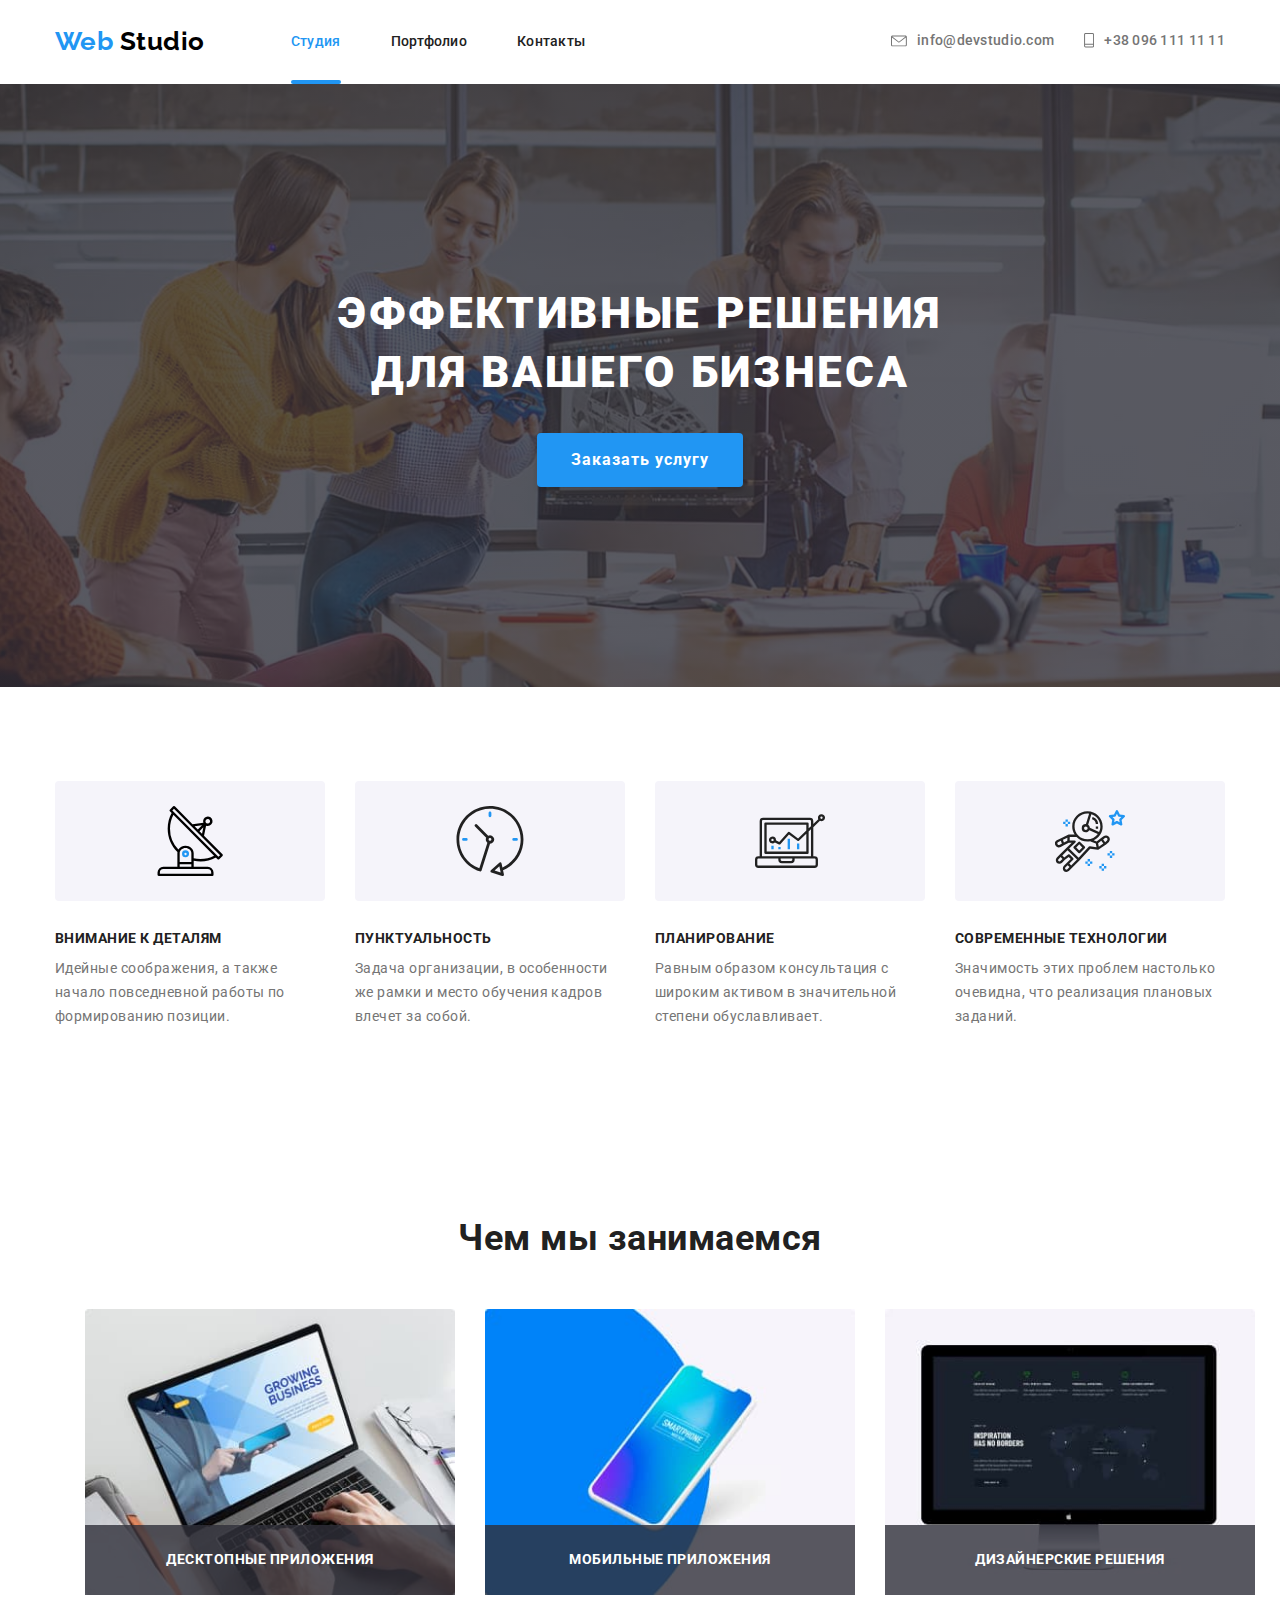
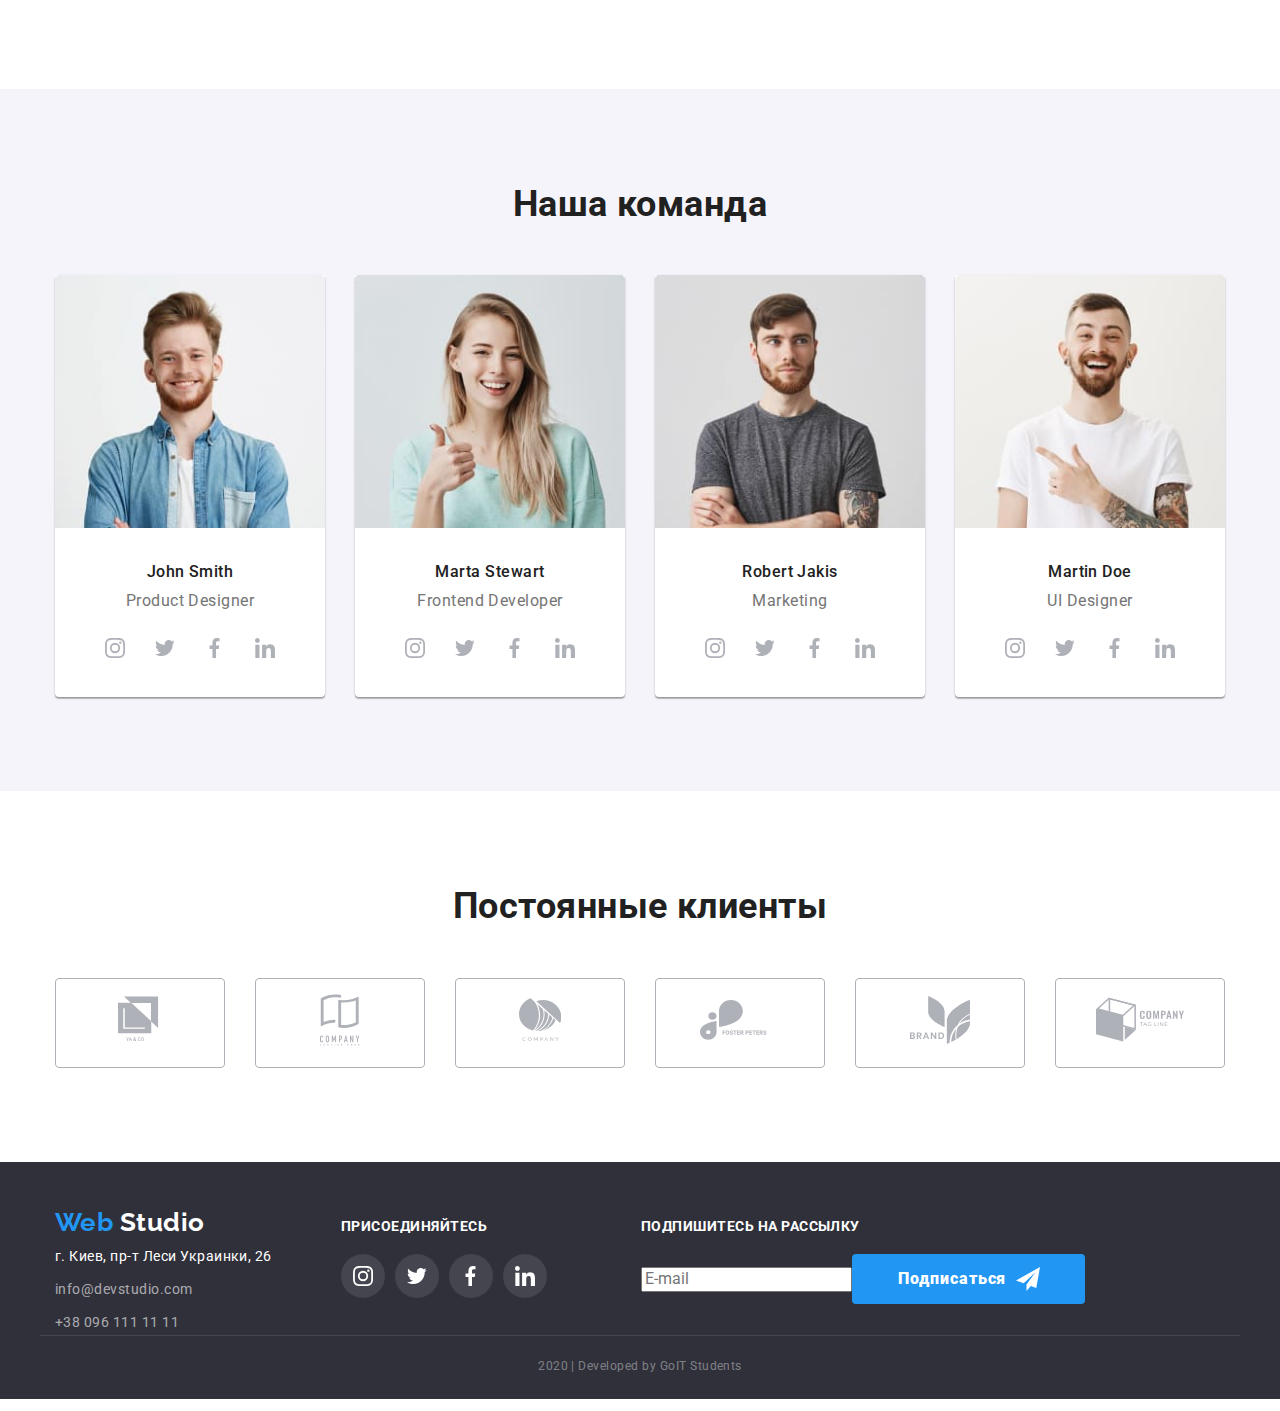
<file: index.html>
<!DOCTYPE html>
<html lang="ru">
  <head>
    <meta charset="UTF-8" />
    <meta name="viewport" content="width=device-width, initial-scale=1.0" />
    <title>Document</title>
    <link
      href="https://fonts.googleapis.com/css2?family=Raleway:wght@700&family=Roboto:wght@400;500;700;900&display=swap"
      rel="stylesheet"
    />
    <link rel="stylesheet" href="https://cdnjs.cloudflare.com/ajax/libs/modern-normalize/0.6.0/modern-normalize.min.css" />
    <link rel="stylesheet" href="./css/styles.css" />
  </head>
  <body>
    <header>
      <div class="container main-nav">
        <a href="./index.html" class="logo">
          <span class="logo-head">Web</span>
          <span class="logo-body">Studio</span>
        </a>
        <nav>
          <ul class="site-nav list">
            <li class="item"><a href="./index.html" class="link current">Студия</a></li>
            <li class="item"><a href="./portfolio.html" class="link">Портфолио</a></li>
            <li class="item"><a href="" class="link">Контакты</a></li>
          </ul>
        </nav>

        <ul class="contacts-nav list">
          <li class="item">
            <a href="mailto:info@devstudio.com" class="link">
              <svg class="item-icon" width="16" height="12">
                <use href="./images/sprite.svg#icon-envelope"></use>
              </svg>
              info@devstudio.com
            </a>
          </li>
          <li class="item">
            <a href="tel:+380961111111" class="link">
              <svg class="item-icon" width="10" height="15">
                <use href="./images/sprite.svg#icon-phone"></use>
              </svg>
              +38 096 111 11 11
            </a>
          </li>
        </ul>
      </div>
    </header>

    <main>
      <!--hero-->
      <section class="hero">
        <h1 class="hero-title">эффективные решения для вашего бизнеса</h1>
        <button class="button primery">Заказать услугу</button>
        <!--<a href="" class="button primery">Заказать услугу</a>-->
      </section>

      <!--список преимуществ-->
      <section class="section">
        <div class="container">
          <h2 class="section-title visually-hidden">Преимущества</h2>
          <ul class="section-adv list">
            <li class="item">
              <div class="item-block">
                <svg class="item-block-icon">
                  <use href="./images/sprite.svg#icon-plate"></use>
                </svg>
                <!--<img src="./images/plate.svg" alt="Спутниковая тарелка" class="img-centered" />-->
              </div>
              <h3 class="title">Внимание к деталям</h3>
              <p class="text">Идейные соображения, а также начало повседневной работы по формированию позиции.</p>
            </li>
            <li class="item">
              <div class="item-block">
                <svg class="item-block-icon">
                  <use href="./images/sprite.svg#icon-clock"></use>
                </svg>
                <!--<img src="./images/clock.svg" alt="Часы" class="img-centered" />-->
              </div>
              <h3 class="title">Пунктуальность</h3>
              <p class="text">Задача организации, в особенности же рамки и место обучения кадров влечет за собой.</p>
            </li>
            <li class="item">
              <div class="item-block">
                <svg class="item-block-icon">
                  <use href="./images/sprite.svg#icon-omp"></use>
                </svg>
                <!--<img src="./images/сomp.svg" alt="Компъютер" class="img-centered" />-->
              </div>
              <h3 class="title">Планирование</h3>
              <p class="text">Равным образом консультация с широким активом в значительной степени обуславливает.</p>
            </li>
            <li class="item">
              <div class="item-block">
                <svg class="item-block-icon">
                  <use href="./images/sprite.svg#icon-astronaut"></use>
                </svg>
                <!--<img src="./images/astronaut.svg" alt="Космонавт" class="img-centered" />-->
              </div>
              <h3 class="title">Современные технологии</h3>
              <p class="text">Значимость этих проблем настолько очевидна, что реализация плановых заданий.</p>
            </li>
          </ul>
        </div>
      </section>

      <!--Чем мы занимаемся-->
      <section class="section">
        <div class="container">
          <h2 class="section-title">Чем мы занимаемся</h2>
          <ul class="section-work list">
            <li class="item">
              <img src="./images/desktop_app.jpg" alt="Десктопные приложения" />
              <h3 class="title">Десктопные приложения</h3>
            </li>
            <li class="item">
              <img src="./images/mobile_app.jpg" alt="Мобильные приложения" />
              <h3 class="title">Мобильные приложения</h3>
            </li>
            <li class="item">
              <img src="./images/design_solution.jpg" alt="Дизайнерские решения" />
              <h3 class="title">Дизайнерские решения</h3>
            </li>
          </ul>
        </div>
      </section>

      <!--Наша команда-->
      <section class="section team">
        <div class="container">
          <h2 class="section-title">Наша команда</h2>
          <ul class="section-team list">
            <!--первый член команды: Джон Смит-->
            <li class="item">
              <img src="./images/john_smith.jpg" alt="" />
              <h3 class="title">John Smith</h3>
              <p class="text">Product Designer</p>
              <ul class="social-links list">
                <li>
                  <a class="social-links-icons" href="">
                    <svg class="social-links-logo" width="20" height="20">
                      <use href="./images/sprite.svg#icon-instagram"></use>
                    </svg>
                  </a>
                </li>
                <li>
                  <a class="social-links-icons" href="">
                    <svg class="social-links-logo" width="20" height="20">
                      <use href="./images/sprite.svg#icon-twitter"></use>
                    </svg>
                  </a>
                </li>
                <li>
                  <a class="social-links-icons" href="">
                    <svg class="social-links-logo" width="20" height="20">
                      <use href="./images/sprite.svg#icon-facebook"></use>
                    </svg>
                  </a>
                </li>
                <li>
                  <a class="social-links-icons" href="">
                    <svg class="social-links-logo" width="20" height="20">
                      <use href="./images/sprite.svg#icon-linkedin"></use>
                    </svg>
                  </a>
                </li>
              </ul>
            </li>

            <!--второй член команды: Марта Стевард-->
            <li class="item">
              <img src="./images/marta_stewart.jpg" alt="" />
              <h3 class="title">Marta Stewart</h3>
              <p class="text">Frontend Developer</p>

              <ul class="social-links list">
                <li>
                  <a class="social-links-icons" href="">
                    <svg class="social-links-logo" width="20" height="20">
                      <use href="./images/sprite.svg#icon-instagram"></use>
                    </svg>
                  </a>
                </li>
                <li>
                  <a class="social-links-icons" href="">
                    <svg class="social-links-logo" width="20" height="20">
                      <use href="./images/sprite.svg#icon-twitter"></use>
                    </svg>
                  </a>
                </li>
                <li>
                  <a class="social-links-icons" href="">
                    <svg class="social-links-logo" width="20" height="20">
                      <use href="./images/sprite.svg#icon-facebook"></use>
                    </svg>
                  </a>
                </li>
                <li>
                  <a class="social-links-icons" href="">
                    <svg class="social-links-logo" width="20" height="20">
                      <use href="./images/sprite.svg#icon-linkedin"></use>
                    </svg>
                  </a>
                </li>
              </ul>
            </li>

            <!--третий член команды: Роберт Джекис-->
            <li class="item">
              <img src="./images/robert_jakis.jpg" alt="" />
              <h3 class="title">Robert Jakis</h3>
              <p class="text">Marketing</p>

              <ul class="social-links list">
                <li>
                  <a class="social-links-icons" href="">
                    <svg class="social-links-logo" width="20" height="20">
                      <use href="./images/sprite.svg#icon-instagram"></use>
                    </svg>
                  </a>
                </li>

                <li>
                  <a class="social-links-icons" href="">
                    <svg class="social-links-logo" width="20" height="20">
                      <use href="./images/sprite.svg#icon-twitter"></use>
                    </svg>
                  </a>
                </li>
                <li>
                  <a class="social-links-icons" href="">
                    <svg class="social-links-logo" width="20" height="20">
                      <use href="./images/sprite.svg#icon-facebook"></use>
                    </svg>
                  </a>
                </li>
                <li>
                  <a class="social-links-icons" href="">
                    <svg class="social-links-logo" width="20" height="20">
                      <use href="./images/sprite.svg#icon-linkedin"></use>
                    </svg>
                  </a>
                </li>
              </ul>
            </li>

            <!--четвертый член команды: Мартин Дое-->
            <li class="item">
              <img src="./images/martin_doe.jpg" alt="" />
              <h3 class="title">Martin Doe</h3>
              <p class="text">UI Designer</p>

              <ul class="social-links list">
                <li>
                  <a class="social-links-icons" href="">
                    <svg class="social-links-logo" width="20" height="20">
                      <use href="./images/sprite.svg#icon-instagram"></use>
                    </svg>
                  </a>
                </li>
                <li>
                  <a class="social-links-icons" href="">
                    <svg class="social-links-logo" width="20" height="20">
                      <use href="./images/sprite.svg#icon-twitter"></use>
                    </svg>
                  </a>
                </li>
                <li>
                  <a class="social-links-icons" href="">
                    <svg class="social-links-logo" width="20" height="20">
                      <use href="./images/sprite.svg#icon-facebook"></use>
                    </svg>
                  </a>
                </li>
                <li>
                  <a class="social-links-icons" href="">
                    <svg class="social-links-logo" width="20" height="20">
                      <use href="./images/sprite.svg#icon-linkedin"></use>
                    </svg>
                  </a>
                </li>
              </ul>
            </li>
          </ul>
        </div>
      </section>

      <!--Перечень компаний-клиентов-->
      <section class="section">
        <div class="container">
          <h2 class="section-title">Постоянные клиенты</h2>
          <ul class="section-clients list">
            <li class="item">
              <a href="" class="item-link">
                <svg class="item-link-icon" width="44" height="50">
                  <use href="./images/sprite.svg#icon-logo1"></use>
                </svg>
              </a>
            </li>
            <li class="item">
              <a href="" class="item-link">
                <svg class="item-link-icon" width="40" height="52">
                  <use href="./images/sprite.svg#icon-logo2"></use>
                </svg>
              </a>
            </li>
            <li class="item">
              <a href="" class="item-link">
                <svg class="item-link-icon" width="42" height="44">
                  <use href="./images/sprite.svg#icon-logo3"></use>
                </svg>
              </a>
            </li>
            <li class="item">
              <a href="" class="item-link">
                <svg class="item-link-icon" width="80" height="42">
                  <use href="./images/sprite.svg#icon-logo4"></use>
                </svg>
              </a>
            </li>
            <li class="item">
              <a href="" class="item-link">
                <svg class="item-link-icon" width="60" height="48">
                  <use href="./images/sprite.svg#icon-logo5"></use>
                </svg>
              </a>
            </li>
            <li class="item">
              <a href="" class="item-link">
                <svg class="item-link-icon" width="88" height="46">
                  <use href="./images/sprite.svg#icon-logo6"></use>
                </svg>
              </a>
            </li>
          </ul>
        </div>
      </section>
    </main>

    <footer class="footer">
      <div class="container">
        <div class="footer-addres">
          <a href="./index.html" class="logo inverse">
            <span class="logo-head">Web</span>
            <span class="logo-body">Studio</span>
          </a>
          <address class="">
            <ul class="contacts list">
              <li>
                г. Киев, пр-т Леси Украинки, 26
              </li>
              <li>
                <a href="mailto:info@devstudio.com" class="link">info@devstudio.com</a>
              </li>
              <li>
                <a href="tel:+380961111111" class="link">+38 096 111 11 11 </a>
              </li>
            </ul>
          </address>
        </div>

        <div class="social">
          <b class="footer-text">присоединяйтесь</b>
          <ul class="links list">
            <li class="item">
              <a href="" aria-label="Ссылка на фейсбук" class="links-item-social">
                <svg width="20" height="20">
                  <use href="./images/sprite.svg#icon-instagram"></use>
                </svg>
              </a>
            </li>
            <li class="item">
              <a href="" aria-label="Ссылка на твитер" class="links-item-social">
                <svg class="social-links-logo" width="20" height="20">
                  <use href="./images/sprite.svg#icon-twitter"></use>
                </svg>
              </a>
            </li>
            <li class="item">
              <a href="" aria-label="Ссылка на инстаграм" class="links-item-social">
                <svg class="social-links-logo" width="20" height="20">
                  <use href="./images/sprite.svg#icon-facebook"></use>
                </svg>
              </a>
            </li>
            <li class="item">
              <a href="" aria-label="Ссылка на линкедин" class="links-item-social">
                <svg class="social-links-logo" width="20" height="20">
                  <use href="./images/sprite.svg#icon-linkedin"></use>
                </svg>
              </a>
            </li>
          </ul>
        </div>

        <div class="sign-up">
          <b class="footer-text">Подпишитесь на рассылку</b>
          <ul class="footer-form list">
            <li>
              <form action="..">
                <input type="email" placeholder="E-mail" />
              </form>
            </li>
            <li>
              <a href="" class="button secondary">
                Подписаться
                <svg class="button-secondary-icon" width="24" height="24">
                  <use href="./images/sprite.svg#icon-send"></use>
                </svg>
              </a>
            </li>
          </ul>
        </div>
      </div>
      <p class="signature container">2020 | Developed by GoIT Students</p>
    </footer>
  </body>
</html>
</file>
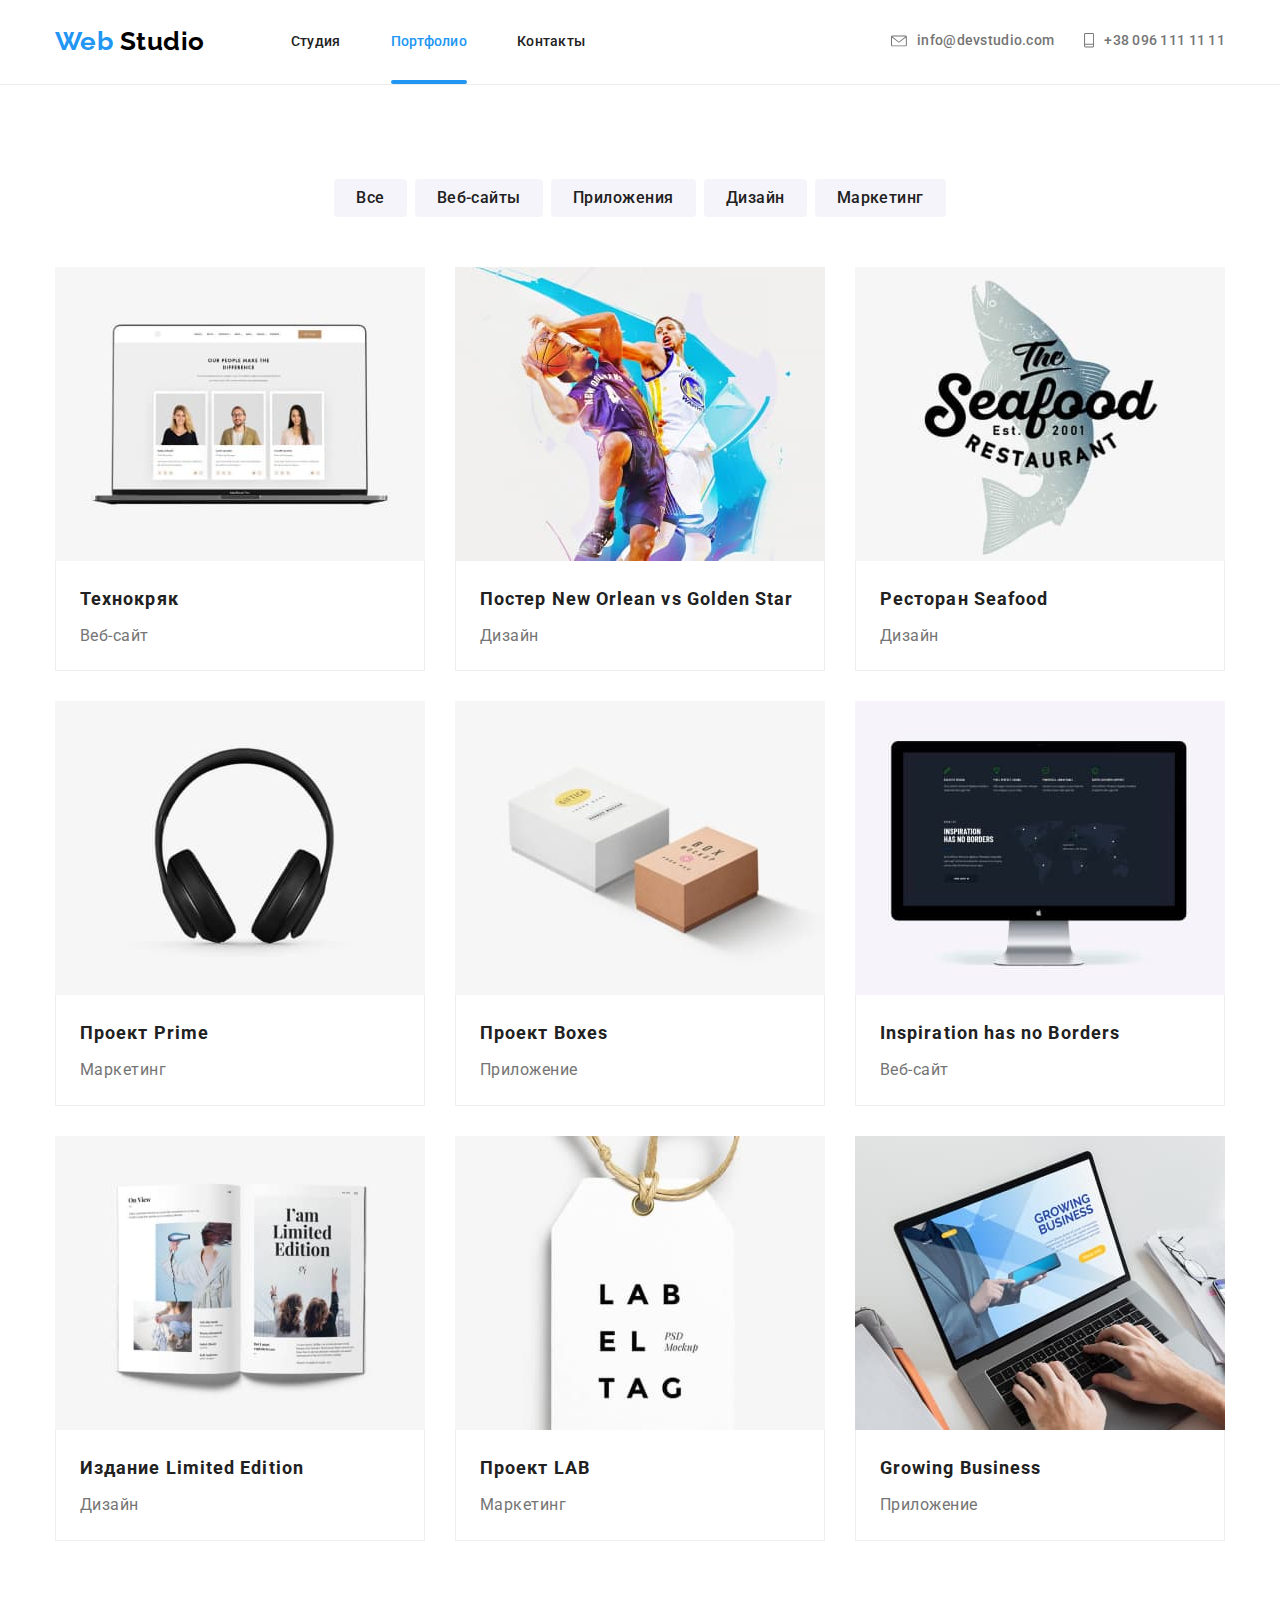
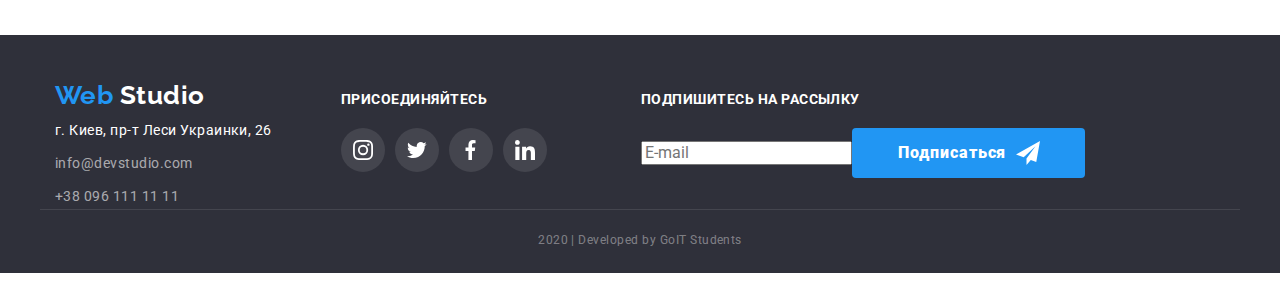
<file: portfolio.html>
<!DOCTYPE html>
<html lang="ru">
  <head>
    <meta charset="UTF-8" />
    <meta name="viewport" content="width=device-width, initial-scale=1.0" />
    <title>Document</title>
    <link
      href="https://fonts.googleapis.com/css2?family=Raleway:wght@700&family=Roboto:wght@400;500;700;900&display=swap"
      rel="stylesheet"
    />
    <link rel="stylesheet" href="https://cdnjs.cloudflare.com/ajax/libs/modern-normalize/0.6.0/modern-normalize.min.css" />
    <link rel="stylesheet" href="./css/styles.css" />
  </head>

  <body>
    <header class="header">
      <div class="container main-nav">
        <a href="./index.html" class="logo">
          <span class="logo-head">Web</span>
          <span class="logo-body">Studio</span>
        </a>
        <nav>
          <ul class="site-nav list">
            <li class="item"><a href="./index.html" class="link">Студия</a></li>
            <li class="item"><a href="./portfolio.html" class="link current">Портфолио</a></li>
            <li class="item"><a href="" class="link">Контакты</a></li>
          </ul>
        </nav>

        <ul class="contacts-nav list">
          <li class="item">
            <a href="mailto:info@devstudio.com" class="link">
              <svg class="item-icon" width="16" height="12">
                <use href="./images/sprite.svg#icon-envelope"></use>
              </svg>
              info@devstudio.com
            </a>
          </li>
          <li class="item">
            <a href="tel:+380961111111" class="link">
              <svg class="item-icon" width="10" height="15">
                <use href="./images/sprite.svg#icon-phone"></use>
              </svg>
              +38 096 111 11 11
            </a>
          </li>
        </ul>
      </div>
    </header>

    <main>
      <section>
        <div class="container works">
          <h1 class="section-title visually-hidden">Примеры работ</h1>

          <!--filters*/-->
          <ul class="filters list">
            <li class="item"><button type="button" class="filters-button">Все</button></li>
            <li class="item"><button type="button" class="filters-button">Веб-сайты</button></li>
            <li class="item"><button type="button" class="filters-button">Приложения</button></li>
            <li class="item"><button type="button" class="filters-button">Дизайн</button></li>
            <li class="item"><button type="button" class="filters-button">Маркетинг</button></li>
          </ul>

          <!--works examples-->
          <ul class="examples list">
            <li class="item">
              <a href="" class="examples-links">
                <div class="examples-block">
                  <img src="./images/tekhnokyak.jpg" alt="Технокряк" />
                  <p class="examples-text">
                    Технокряк это современная площадка распространения коронавируса. Компании используют эту платформу для цифрового
                    шпионажа и атак на защищённые сервера конкурентов.
                  </p>
                </div>
                <div class="card-content">
                  <h2 class="examples-links-title">Технокряк</h2>
                  <p class="examples-names">Веб-сайт</p>
                </div>
              </a>
            </li>
            <li class="item">
              <a href="" class="examples-links">
                <div class="examples-block">
                  <img src="./images/poster.jpg" alt="Постер New Orlean vs Golden Stars" />
                  <p class="examples-text">
                    Технокряк это современная площадка распространения коронавируса. Компании используют эту платформу для цифрового
                    шпионажа и атак на защищённые сервера конкурентов.
                  </p>
                </div>
                <div class="card-content">
                  <h2 class="examples-links-title">Постер New Orlean vs Golden Star</h2>
                  <p class="examples-names">Дизайн</p>
                </div>
              </a>
            </li>
            <li class="item">
              <a href="" class="examples-links">
                <div class="examples-block">
                  <img src="./images/seafood.jpg" alt="Ресторан Seafood" />
                  <p class="examples-text">
                    Технокряк это современная площадка распространения коронавируса. Компании используют эту платформу для цифрового
                    шпионажа и атак на защищённые сервера конкурентов.
                  </p>
                </div>
                <div class="card-content">
                  <h2 class="examples-links-title">Ресторан Seafood</h2>
                  <p class="examples-names">Дизайн</p>
                </div>
              </a>
            </li>
            <li class="item">
              <a href="" class="examples-links">
                <div class="examples-block">
                  <img src="./images/prime.jpg" alt="Проект Prime" />
                  <p class="examples-text">
                    Технокряк это современная площадка распространения коронавируса. Компании используют эту платформу для цифрового
                    шпионажа и атак на защищённые сервера конкурентов.
                  </p>
                </div>
                <div class="card-content">
                  <h2 class="examples-links-title">Проект Prime</h2>
                  <p class="examples-names">Маркетинг</p>
                </div>
              </a>
            </li>
            <li class="item">
              <a href="" class="examples-links">
                <div class="examples-block">
                  <img src="./images/boxes.jpg" alt="Проект Boxes" />
                  <p class="examples-text">
                    Технокряк это современная площадка распространения коронавируса. Компании используют эту платформу для цифрового
                    шпионажа и атак на защищённые сервера конкурентов.
                  </p>
                </div>
                <div class="card-content">
                  <h2 class="examples-links-title">Проект Boxes</h2>
                  <p class="examples-names">Приложение</p>
                </div>
              </a>
            </li>
            <li class="item">
              <a href="" class="examples-links">
                <div class="examples-block">
                  <img src="./images/inspirations.jpg" alt="Inspiration has no Borders" />
                  <p class="examples-text">
                    Технокряк это современная площадка распространения коронавируса. Компании используют эту платформу для цифрового
                    шпионажа и атак на защищённые сервера конкурентов.
                  </p>
                </div>
                <div class="card-content">
                  <h2 class="examples-links-title">Inspiration has no Borders</h2>
                  <p class="examples-names">Веб-сайт</p>
                </div>
              </a>
            </li>
            <li class="item">
              <a href="" class="examples-links">
                <div class="examples-block">
                  <img src="./images/limited_edition.jpg" alt="Издание Limited Edition" />
                  <p class="examples-text">
                    Технокряк это современная площадка распространения коронавируса. Компании используют эту платформу для цифрового
                    шпионажа и атак на защищённые сервера конкурентов.
                  </p>
                </div>
                <div class="card-content">
                  <h2 class="examples-links-title">Издание Limited Edition</h2>
                  <p class="examples-names">Дизайн</p>
                </div>
              </a>
            </li>
            <li class="item">
              <a href="" class="examples-links">
                <div class="examples-block">
                  <img src="./images/lab.jpg" alt="Проект LAB" />
                  <p class="examples-text">
                    Технокряк это современная площадка распространения коронавируса. Компании используют эту платформу для цифрового
                    шпионажа и атак на защищённые сервера конкурентов.
                  </p>
                </div>
                <div class="card-content">
                  <h2 class="examples-links-title">Проект LAB</h2>
                  <p class="examples-names">Маркетинг</p>
                </div>
              </a>
            </li>
            <li class="item">
              <a href="" class="examples-links">
                <div class="examples-block">
                  <img src="./images/growing_business.jpg" alt="Growing Business" />
                  <p class="examples-text">
                    Технокряк это современная площадка распространения коронавируса. Компании используют эту платформу для цифрового
                    шпионажа и атак на защищённые сервера конкурентов.
                  </p>
                </div>
                <div class="card-content">
                  <h2 class="examples-links-title">Growing Business</h2>
                  <p class="examples-names">Приложение</p>
                </div>
              </a>
            </li>
          </ul>
        </div>
      </section>
    </main>

    <footer class="footer">
      <div class="container">
        <div class="footer-addres">
          <a href="./index.html" class="logo inverse">
            <span class="logo-head">Web</span>
            <span class="logo-body">Studio</span>
          </a>
          <address class="">
            <ul class="contacts list">
              <li>
                г. Киев, пр-т Леси Украинки, 26
              </li>
              <li>
                <a href="mailto:info@devstudio.com" class="link">info@devstudio.com</a>
              </li>
              <li>
                <a href="tel:+380961111111" class="link">+38 096 111 11 11 </a>
              </li>
            </ul>
          </address>
        </div>

        <div class="social">
          <b class="footer-text">присоединяйтесь</b>
          <ul class="links list">
            <li class="item">
              <a href="" aria-label="Ссылка на фейсбук" class="links-item-social">
                <svg width="20" height="20">
                  <use href="./images/sprite.svg#icon-instagram"></use>
                </svg>
              </a>
            </li>
            <li class="item">
              <a href="" aria-label="Ссылка на твитер" class="links-item-social">
                <svg class="social-links-logo" width="20" height="20">
                  <use href="./images/sprite.svg#icon-twitter"></use>
                </svg>
              </a>
            </li>
            <li class="item">
              <a href="" aria-label="Ссылка на инстаграм" class="links-item-social">
                <svg class="social-links-logo" width="20" height="20">
                  <use href="./images/sprite.svg#icon-facebook"></use>
                </svg>
              </a>
            </li>
            <li class="item">
              <a href="" aria-label="Ссылка на линкедин" class="links-item-social">
                <svg class="social-links-logo" width="20" height="20">
                  <use href="./images/sprite.svg#icon-linkedin"></use>
                </svg>
              </a>
            </li>
          </ul>
        </div>

        <div class="sign-up">
          <b class="footer-text">Подпишитесь на рассылку</b>
          <ul class="footer-form list">
            <li>
              <form action="..">
                <input type="email" placeholder="E-mail" />
              </form>
            </li>
            <li>
              <a href="" class="button secondary"
                >Подписаться
                <svg class="button-secondary-icon" width="24" height="24">
                  <use href="./images/sprite.svg#icon-send"></use>
                </svg>
              </a>
            </li>
          </ul>
        </div>
      </div>
      <p class="signature container">2020 | Developed by GoIT Students</p>
    </footer>
  </body>
</html>
</file>
<file: css/styles.css>
:root {
  --primary-text-color: #757575;
  --secondary-text-color: #ffffff;
  --title-text-color: #212121;
  --accent-color: #2196f3;
  --background-for-white-text: rgba(47, 48, 58, 0.8);
  --background-footer: #2f303a;
  --links-footer: rgba(255, 255, 255, 0.6);
  --signature-text-color: rgba(255, 255, 255, 0.4);
  --cubic: cubic-bezier(0.4, 0, 0.2, 1);
}

html {
  box-sizing: border-box;
}
*,
*::before,
*::after {
  box-sizing: inherit;
}

/*img {
  display: block;
  max-width: 100%;
  height: auto;
}*/

body {
  background-color: var(--secondary-text-color);
  color: var(--primary-text-color);
  font-family: Roboto, sans-serif;
  letter-spacing: 0.03em;
}
.list {
  list-style: none;
  margin: 0;
  padding: 0;
}

.container {
  margin-left: auto;
  margin-right: auto;
  width: 1200px;
  padding-left: 15px;
  padding-right: 15px;
}
.header {
  border-bottom: 1px solid #ececec;
}

.visually-hidden {
  position: absolute;
  width: 1px;
  height: 1px;
  margin: -1px;
  border: 0px;
  padding: 0px;
  clip: rect(0 0 0 0);
  overflow: hidden;
}

/* logo top*/
.logo .logo-head {
  color: var(--accent-color);
}

.logo {
  text-decoration: none;
  font-family: raleway, sans-serif;
  font-weight: 700;
  font-size: 26px;
  line-height: 1.19;
  color: #000000;
}

/* site navigation*/
.main-nav {
  display: flex;
  align-items: center;
}
.site-nav {
  display: flex;
}
.site-nav .item + .item {
  margin-left: 50px;
}
.site-nav.list {
  margin-left: 86px;
}

.site-nav .link {
  display: block;
  padding-top: 32px;
  padding-bottom: 32px;

  color: var(--title-text-color);
  text-decoration: none;

  font-weight: 500;
  font-size: 14px;
  line-height: 1.4;
  letter-spacing: 0.02em;

  transition: color 250ms var(--cubic);
}
.site-nav .link:hover,
.site-nav .link:focus {
  color: var(--accent-color);
}

.site-nav .link.current {
  color: var(--accent-color);
  position: relative;
}
.site-nav .link.current::after {
  content: "";
  display: block;
  position: absolute;
  bottom: 0;

  width: 100%;
  height: 4px;
  border-radius: 2px;

  background-color: var(--accent-color);
}

.contacts-nav .item:not(:last-child) {
  margin-right: 30px;
}
.item-icon {
  margin-right: 10px;
}
.contacts-nav.list {
  display: flex;
  margin-left: auto;
}

.contacts-nav .link {
  display: inline-flex;
  align-items: center;
  color: var(--primary-text-color);
  fill: var(--primary-text-color);
  text-decoration: none;
  font-weight: 500;
  font-size: 14px;
  line-height: 1.4;
  letter-spacing: 0.02em;

  transition: color 250ms var(--cubic), fill 250ms var(--cubic);
}
.contacts-nav .link:hover,
.contacts-nav .link:focus {
  color: var(--accent-color);
}
.contacts-nav .link:hover .item-icon,
.contacts-nav .link:focus .item-icon {
  fill: var(--accent-color);
}
/* Hero*/
.hero {
  text-align: center;
  padding-top: 200px;
  padding-bottom: 200px;

  max-width: 1600px;
  /*max-height: 600px;*/
  margin-right: auto;
  margin-left: auto;

  background-color: rgba(47, 48, 58);
  background-image: linear-gradient(rgba(47, 48, 58, 0.8), rgba(47, 48, 58, 0.8)), url(../images/hero.jpg);
  background-repeat: no-repeat;
  background-position: center;
  background-size: cover;
}

.hero-title {
  width: 696px;
  margin-right: auto;
  margin-left: auto;
  margin-top: 0;
  margin-bottom: 30px;

  color: var(--secondary-text-color);
  font-weight: 900;
  font-size: 44px;
  line-height: 1.36;
  letter-spacing: 0.06em;
  text-transform: uppercase;
}

/* Sections*/
.section {
  padding-top: 94px;
  padding-bottom: 94px;
}

.section-title {
  color: var(--title-text-color);
  text-align: center;
  font-weight: 700;
  font-size: 36px;
  line-height: 1.17;
  margin-top: 0;
  margin-bottom: 50px;
}
.team {
  background-color: #f5f4fa;
}
.section-adv.list {
  display: flex;
}
.section-adv .item {
  width: 270px;
}
.section-adv .item:not(:last-child) {
  margin-right: 30px;
}
.item-block {
  display: flex;
  align-items: center;
  justify-content: center;
  width: 270px;
  height: 120px;

  margin-bottom: 30px;

  background: #f5f4fa;
  border-radius: 4px;
}
.item-block-icon {
  width: 70px;
  height: 70px;
}

/*.img-centered {
  display: block;
  margin-left: auto;
  margin-right: auto;
  margin-bottom: 30px;
}*/

.section-adv .title {
  color: var(--title-text-color);
  font-weight: 700;
  font-size: 14px;
  line-height: 1.14;
  text-transform: uppercase;
  margin-top: 0;
  margin-bottom: 10px;
}

.section-adv .text {
  font-weight: 400;
  font-size: 14px;
  line-height: 1.71;
  margin-top: 0;
  margin-bottom: 0;
}

.section-work.list {
  display: flex;
}
.section-work .title {
  position: absolute;
  bottom: 0;
  width: 100%;

  margin-top: 0;
  margin-bottom: 0;
  padding-top: 27px;
  padding-bottom: 27px;

  color: var(--secondary-text-color);
  background-color: var(--background-for-white-text);
  text-align: center;
  font-weight: 700;
  font-size: 14px;
  line-height: 1.14;
  text-transform: uppercase;
}

.section-work .item {
  position: relative;
  width: 370px;
  margin-left: 30px;
}
.section-work img {
  display: block;
  width: 370px;
  margin-bottom: 0;
}

.section-team .title {
  color: var(--title-text-color);
  font-weight: 500;
  font-size: 16px;
  line-height: 1.19;
  margin-top: 0px;
  margin-bottom: 10px;
}

.section-team.list {
  display: flex;
}

.section-team .text {
  font-weight: 400;
  font-size: 16px;
  line-height: 1.19;
  margin-top: 0;
  margin-bottom: 16px;
}
.section-team .item {
  padding-bottom: 24px;
  width: 270px;
  height: 422px;
  box-shadow: 0px 2px 1px rgba(0, 0, 0, 0.2), 0px 1px 1px rgba(0, 0, 0, 0.14), 0px 1px 3px rgba(0, 0, 0, 0.12);
  border-radius: 4px;

  background-color: var(--secondary-text-color);
  text-align: center;
}
.section-team .item:not(:last-child) {
  margin-right: 30px;
}
.section-team .item > img {
  display: inline-block;
  width: 270px;
  margin-bottom: 30px;
}
.social-links {
  display: flex;
  justify-content: space-evenly;
  padding-right: 32px;
  padding-left: 32px;
}

.social-links-icons {
  display: flex;
  align-items: center;
  justify-content: center;

  width: 44px;
  height: 44px;
  fill: #afb1b8;
  border-radius: 50%;

  transition: background-color 250ms var(--cubic), fill 250ms var(--cubic);
}

.social-links-icons:hover,
.social-links-icons:focus {
  background-color: var(--accent-color);
  fill: var(--secondary-text-color);
}

/* Regular customers */

.section-clients.list {
  display: flex;
}
.section-clients .item {
  display: flex;
  justify-content: center;
  align-items: center;

  width: 170px;
  height: 90px;

  border: 1px solid #afb1b8;
  border-radius: 4px;

  transition: border-color 250ms var(--cubic), cursor 250ms var(--cubic);
}
.section-clients .item:not(:last-child) {
  margin-right: 30px;
}
.item-link {
  display: block;
}

.item-link-icon {
  fill: #afb1b8;

  transition: fill 250ms var(--cubic);
}
.section-clients .item:hover,
.section-clients .item:focus {
  border-color: var(--accent-color);
  cursor: pointer;
}
.section-clients .item:hover .item-link-icon,
.section-clients .item:focus .item-link-icon {
  fill: var(--accent-color);
}

/*buttons in hero and in footer*/
.button {
  display: inline-block;
  min-width: 200px;
  color: var(--secondary-text-color);
  background-color: var(--accent-color);
  text-decoration: none;
  font-size: 16px;
  line-height: 1.87;
  letter-spacing: 0.06em;
  border-radius: 4px;
}
.button.primery {
  font-weight: 700;
  padding: 10px 32px;
  box-shadow: 0px 4px 4px rgba(0, 0, 0, 0.15);
  border-color: transparent;
}
.button.secondary {
  display: flex;
  align-items: center;
  font-weight: 900;
  padding: 10px 45px 10px 46px;
}

/*footer*/

.footer {
  background-color: var(--background-footer);
  color: var(--secondary-text-color);
}
.footer .container {
  padding-top: 45px;

  display: flex;
  align-items: baseline;
}

/* logo footer*/
.logo.inverse {
  display: block;
  margin-bottom: 8px;
  color: var(--secondary-text-color);
}

.footer-addres {
  margin-right: 69px;
}
.contacts.list {
  font-style: normal;
  font-weight: 400;
  font-size: 14px;
  line-height: 1.71;
}
.contacts.list > li:not(:last-child) {
  margin-bottom: 9px;
}
.contacts .link {
  color: var(--links-footer);
  text-decoration: none;

  transition: color 250ms var(--cubic);
}
.contacts .link:hover,
.contacts .link:focus {
  color: var(--accent-color);
}
.footer .social {
  margin-right: 94px;
}

.footer-text {
  display: block;
  margin-bottom: 20px;

  font-weight: 700;
  font-size: 14px;
  line-height: 1.14;
  text-transform: uppercase;
}
.links.list {
  display: flex;
}
.links.list .item:not(:last-child) {
  margin-right: 10px;
}

.links-item-social {
  display: flex;
  align-items: center;
  justify-content: center;

  width: 44px;
  height: 44px;

  background-color: rgba(255, 255, 255, 0.1);
  border-radius: 50%;
  fill: var(--secondary-text-color);
  text-decoration: none;

  transition: background-color 250ms var(--cubic);
}
.links-item-social:hover,
.links-item-social:focus {
  background-color: var(--accent-color);
}

.footer-form.list {
  display: flex;
  align-items: center;
}
.button-secondary-icon {
  margin-left: 10px;
}

.footer .signature {
  justify-content: center;

  font-weight: 400;
  font-size: 12px;
  padding-top: 18px;
  padding-bottom: 21px;
  margin-top: 0;

  line-height: 2;
  color: var(--signature-text-color);
  border-top: 1px solid rgba(255, 255, 255, 0.1);
}

/* for portfolio.html*/

.container.works {
  padding-top: 94px;
  padding-bottom: 94px;
}
.filters.list {
  display: flex;
  justify-content: center;
}
.filters.list .item + .item {
  margin-left: 8px;
}
.filters-button {
  color: var(--title-text-color);
  background-color: #f5f4fa;
  font-family: inherit;
  font-weight: 500;
  font-size: 16px;
  line-height: 1.62;
  letter-spacing: inherit;
  border: transparent;
  border-radius: 4px;
  padding-top: 6px;
  padding-bottom: 6px;
  padding-right: 22px;
  padding-left: 22px;

  transition: background-color 250ms var(--cubic), color 250ms var(--cubic), box-shadow 250ms var(--cubic);
}

.filters-button:hover,
.filters-button:focus {
  color: var(--secondary-text-color);
  background-color: var(--accent-color);
  box-shadow: 0px 2px 2px rgba(0, 0, 0, 0.12), 0px 1px 2px rgba(0, 0, 0, 0.08), 0px 3px 1px rgba(0, 0, 0, 0.1);
}

.examples-links-title {
  margin: 0px 0px 4px 0px;
  color: var(--title-text-color);
  font-weight: 700;
  font-size: 18px;
  line-height: 36px;
  letter-spacing: 0.06em;
}

.examples-links {
  text-decoration: none;
  display: block;

  transition: box-shadow 250ms var(--cubic);
}

.examples-links:hover,
.examples-links:focus {
  box-shadow: 1px 4px 6px rgba(0, 0, 0, 0.16), 0px 4px 4px rgba(0, 0, 0, 0.06), 0px 1px 1px rgba(0, 0, 0, 0.12);
}

.examples-block > img {
  display: block;
}
.examples-links:active {
  color: var(--primary-text-color);
}

.examples-names {
  margin: 0px;
  color: var(--primary-text-color);
  font-weight: 400;
  font-size: 16px;
  line-height: 1.87;
}
.examples-block {
  position: relative;
  overflow: hidden;
}
.examples-links:hover .examples-text,
.examples-links:focus .examples-text {
  transform: translateY(-100%);
}

.examples-text {
  position: absolute;
  width: 100%;
  height: 100%;

  color: var(--secondary-text-color);
  background: rgba(33, 150, 243, 0.9);
  font-weight: 400;
  font-size: 18px;
  line-height: 1.56;

  padding-top: 63px;
  padding-bottom: 63px;
  padding-right: 24px;
  padding-left: 24px;
  margin-top: 0;
  margin-bottom: 0;

  transition: transform 250ms var(--cubic);
}

.examples.list {
  display: flex;
  flex-wrap: wrap;
  padding-top: 50px;
}

.examples.list .item {
  width: calc((100% - 60px) / 3);
  margin-right: 30px;
  margin-bottom: 30px;
}
.examples.list .item:nth-child(3n) {
  margin-right: 0;
}
.examples.list .item:nth-last-child(-n + 3) {
  margin-bottom: 0;
}

.card-content {
  padding-left: 24px;
  padding-right: 24px;
  padding-top: 20px;
  padding-bottom: 20px;

  background: #ffffff;
  border-left: 1px solid #eeeeee;
  border-right: 1px solid #eeeeee;
  border-bottom: 1px solid #eeeeee;
  box-sizing: border-box;
}
</file>
